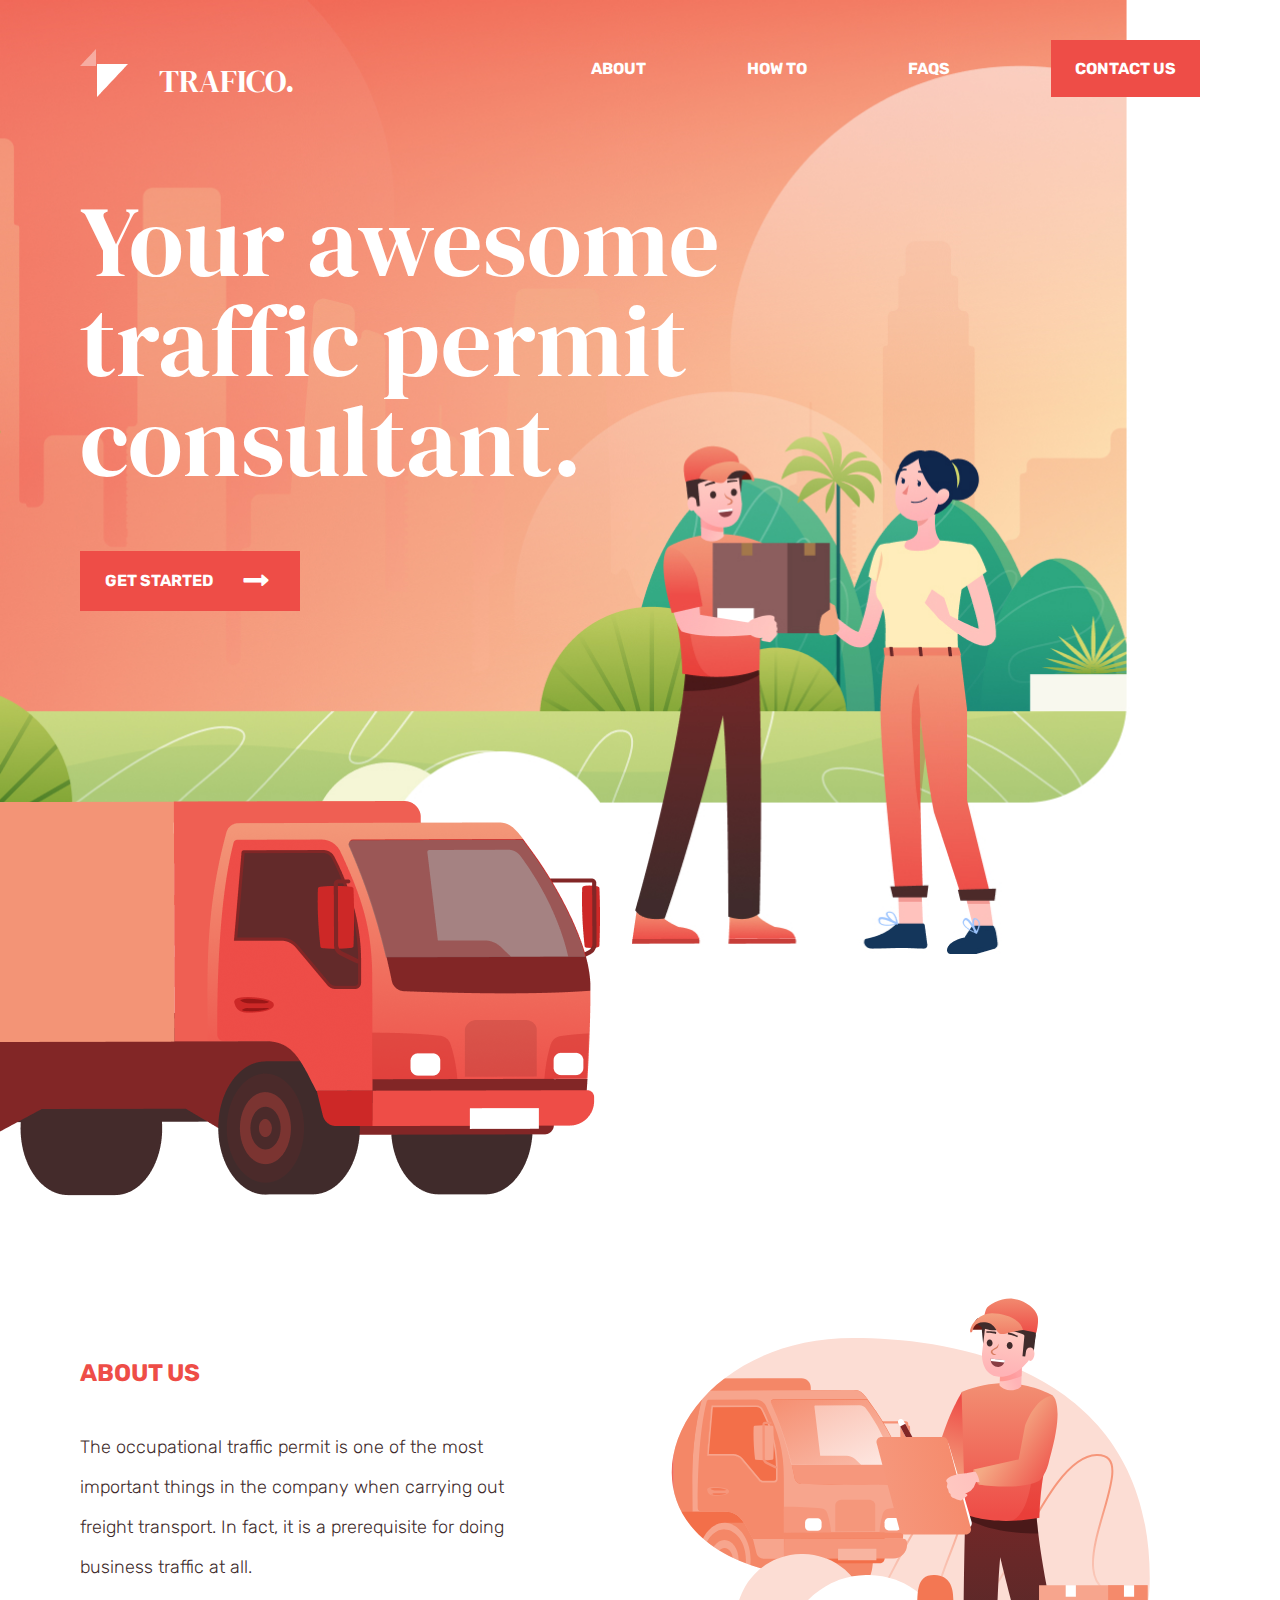
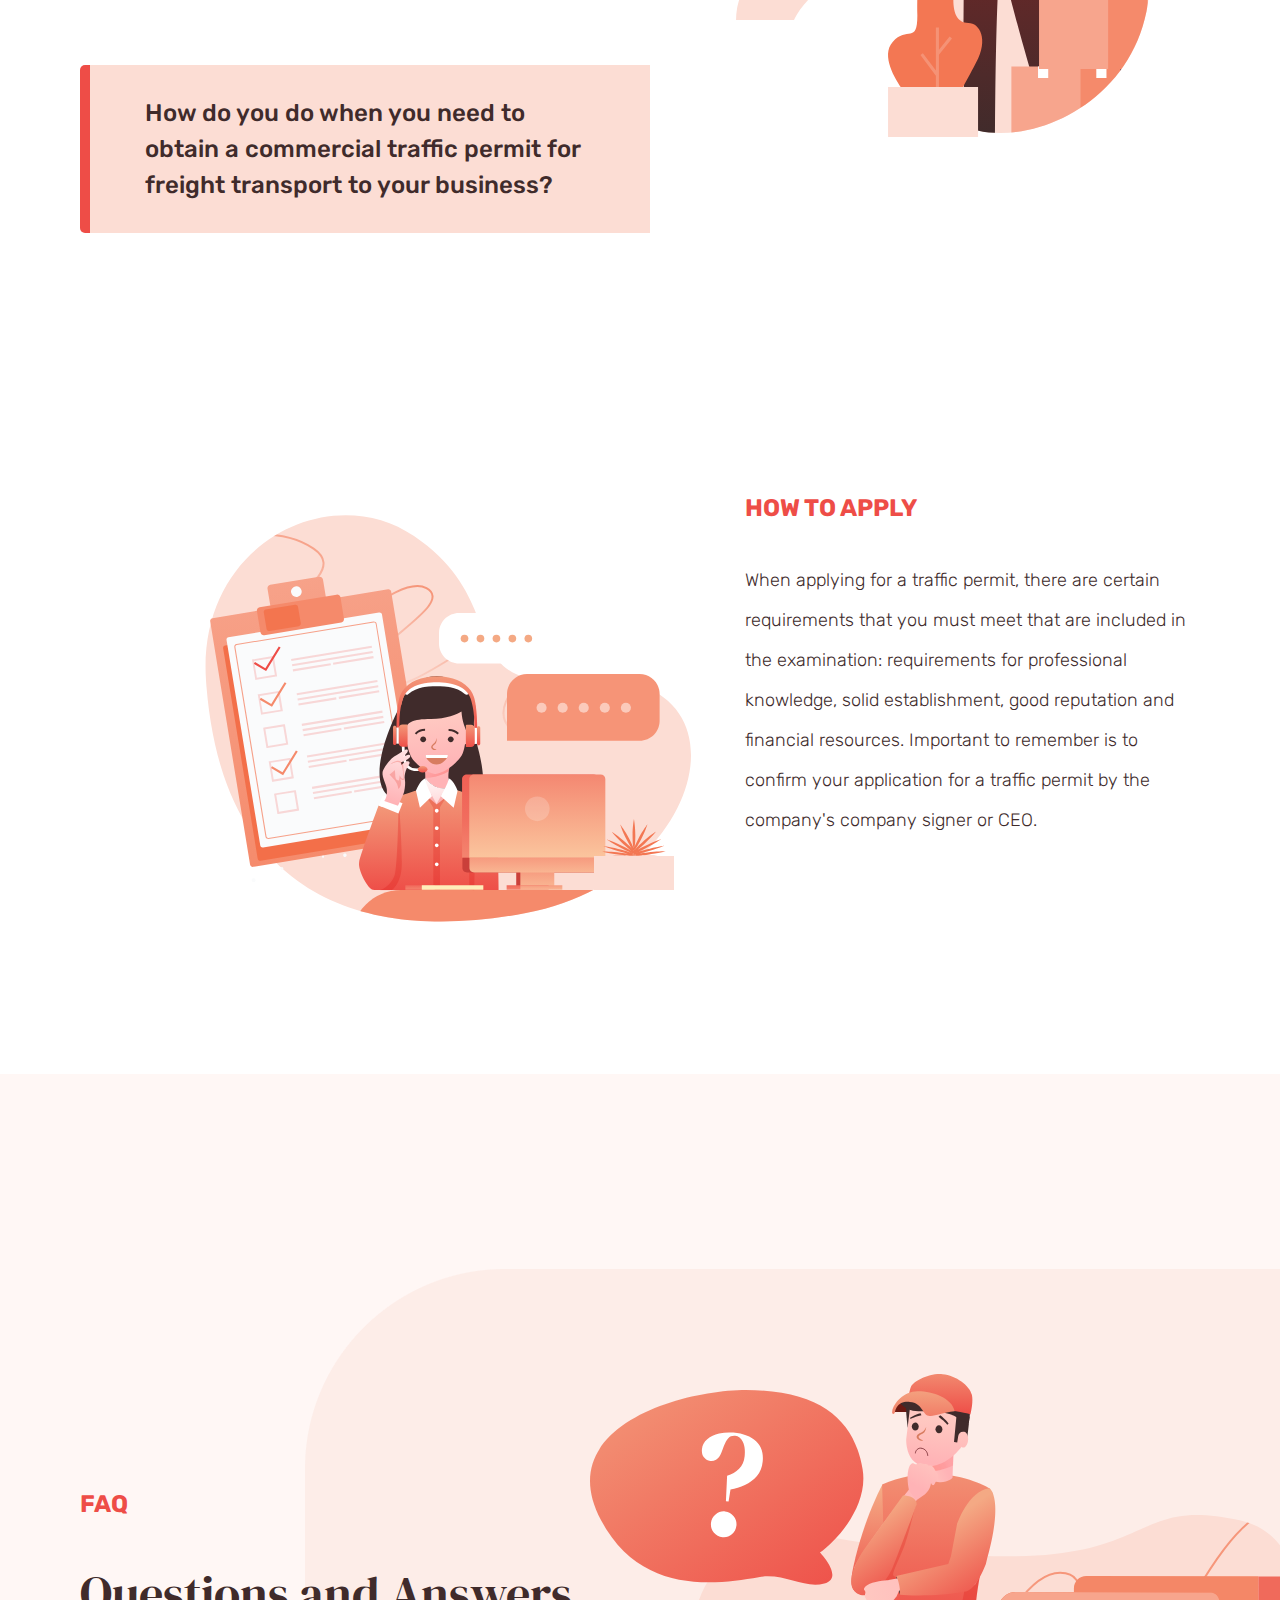
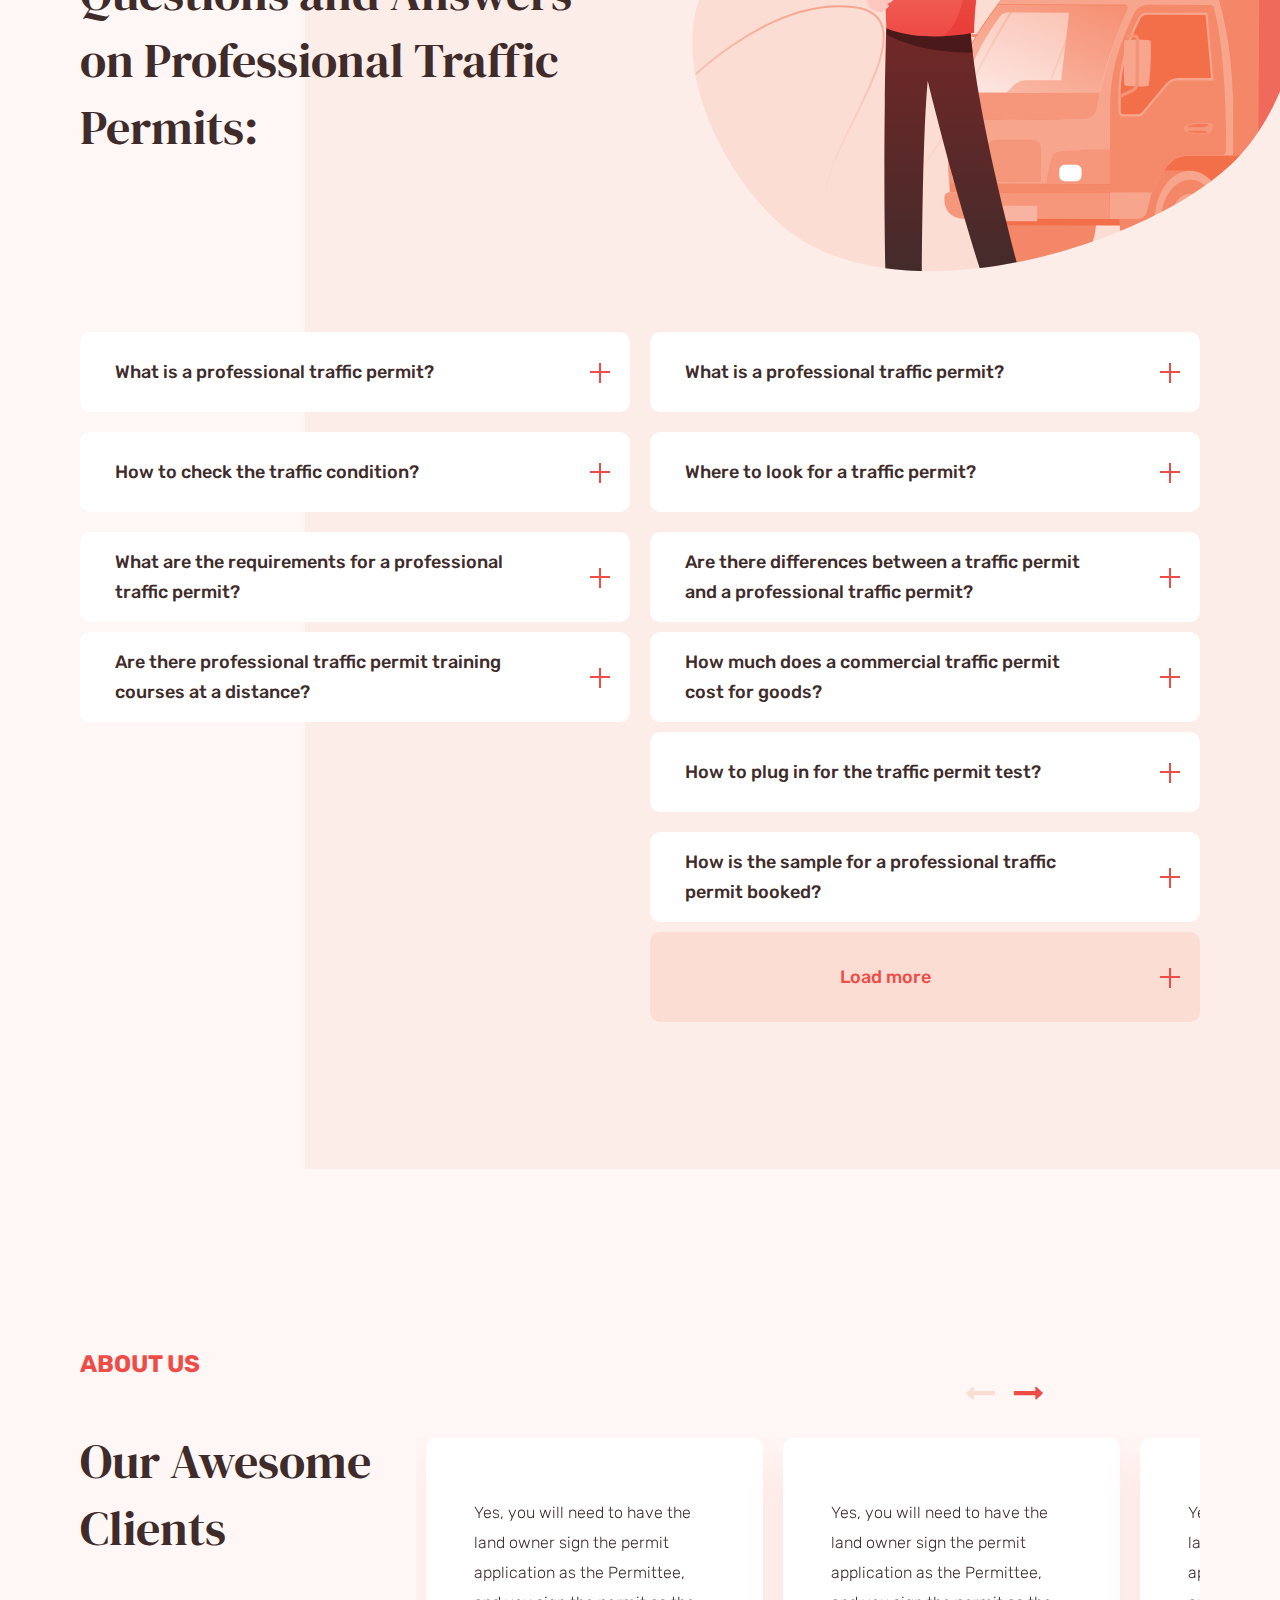
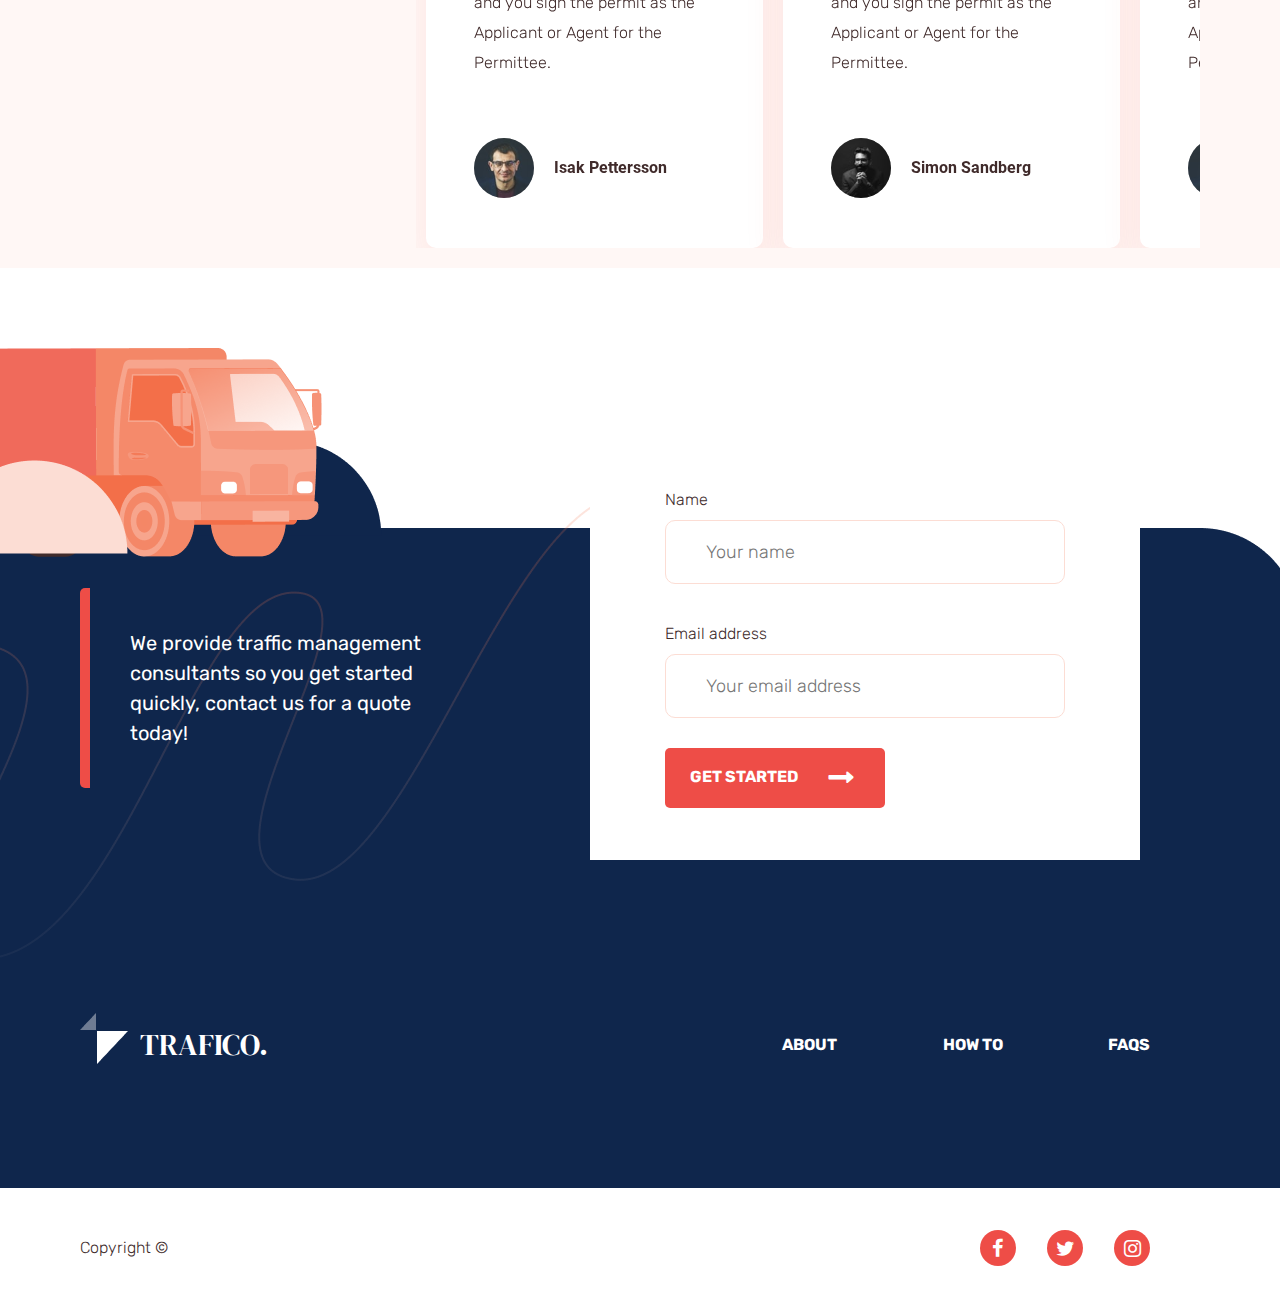
<file: index.html>
<!DOCTYPE html>
<html lang="en">

<head>
    <meta charset="UTF-8">
    <meta http-equiv="X-UA-Compatible" content="IE=edge">
    <meta name="viewport" content="width=device-width, initial-scale=1.0">
    <title>Trafico</title>
    <link rel="stylesheet" href="./css/normalize.css">
    <link rel="stylesheet" href="./library/slick-1.8.1/slick/slick.css">
    <link rel="stylesheet" href="./icomoon/style.css">
    <link rel="stylesheet" href="./css/style.css">
    
</head>

<body>
    <header class="header">
        <div class="header__car">

        </div>
        <div class="container">
            <div class="header__inner">
                <div class="header__top">
                    <div class="logo">
                        <span><img src="./img/logoshape1.png" alt="shape"></span>
                        <span><img src="./img/logoshape2.png" alt="shape"></span>
                        <a class="logo__link" href="">Trafico.</a>
                    </div>
                    <div class="menu">
                        <ul class="menu__items">
                            <li class="menu__item"><a class="menu__link" href="#">About</a></li>
                            <li class="menu__item"><a class="menu__link" href="#">How to</a></li>
                            <li class="menu__item"><a class="menu__link" href="#">Faqs</a></li>
                            <li class="menu__item"><a class="menu__link" href="#">Contact us</a></li>
                        </ul>
                    </div>
                </div>
                <div class="header__content">
                    <div class="header__content-title">
                        <p>Your awesome traffic permit consultant.</p>
                    </div>
                    <button class="header__content-btn">
                        Get started
                    </button>
                </div>
            </div>
        </div>
    </header>

   <main>
        <section class="about">
            <div class="container">
                <div class="about__inner">
                    <div class="about__content">
                        <div class="about__content-title">
                            About us
                        </div>
                        <div class="about__content-text">
                            <p>The occupational traffic permit is one of the most important things in the company when
                                carrying out freight transport. In fact, it is a prerequisite for doing business traffic at
                                all. </p>
                        </div>
                        <div class="about__content-note">
                            <p>How do you do when you need to obtain
                                a commercial traffic permit for freight transport to your business?</p>
                        </div>
                    </div>
                </div>
            </div>
        </section>
        <section class="apply">
            <div class="container">
                <div class="apply__inner">
                    <div class="apply__content">
                        <div class="apply__content-title">
                            How to apply
                        </div>
                        <div class="apply__content-text">
                            <p>When applying for a traffic permit, there are certain requirements that you must meet that
                                are included in the examination: requirements for professional knowledge, solid
                                establishment, good reputation and financial resources. Important to remember is to confirm
                                your application for a traffic permit by the company's company signer or CEO.</p>
                        </div>
                    </div>
                </div>
            </div>
        </section>
        <section class="faq">
            <div class="container">
                <div class="faq__inner">
                    <div class="faq__title">
                        Faq
                    </div>
                    <div class="faq__subtitle">
                        Questions and Answers on Professional Traffic Permits:
                    </div>
                    <div class="faq__content">
                        <div class="faq-left">
                            <div class="faq-left__item">
                                <input class="faq-left__input" type="checkbox" id="check-1">
                                <label class="faq-left__label p-25" for="check-1">
                                    What is a professional traffic permit?
                                </label>
                                <div class="faq-left__text">
                                    <p>Traffic permits are a requirement for conducting professional traffic.</p>
                                </div>
                            </div>
                            <div class="faq-left__item">
                                <input class="faq-left__input" type="checkbox" id="check-2">
                                <label class="faq-left__label p-25" for="check-2">
                                    How to check the traffic condition?
                                </label>
                                <div class="faq-left__text">
                                    <p>Traffic permits are a requirement for conducting professional traffic.</p>
                                </div>
                            </div>
                            <div class="faq-left__item">
                                <input class="faq-left__input" type="checkbox" id="check-3">
                                <label class="faq-left__label p-15" for="check-3">
                                    What are the requirements for a professional traffic permit?
                                </label>
                                <div class="faq-left__text">
                                    <p>Traffic permits are a requirement for conducting professional traffic.</p>
                                </div>
                            </div>
                            <div class="faq-left__item">
                                <input class="faq-left__input" type="checkbox" id="check-4">
                                <label class="faq-left__label p-15" for="check-4">
                                    Are there professional traffic permit training courses at a distance?
                                </label>
                                <div class="faq-left__text">
                                    <p>Traffic permits are a requirement for conducting professional traffic.</p>
                                </div>
                            </div>
                        </div>

                        <div class="faq-right">
                            <div class="faq-right__item">
                                <input class="faq-right__input" type="checkbox" id="check-5">
                                <label class="faq-right__label p-25" for="check-5">
                                    What is a professional traffic permit?
                                </label>
                                <div class="faq-right__text">
                                    <p>Traffic permits are a requirement for conducting professional traffic.</p>
                                </div>
                            </div>
                            <div class="faq-right__item">
                                <input class="faq-right__input" type="checkbox" id="check-6">
                                <label class="faq-right__label p-25" for="check-6">
                                    Where to look for a traffic permit?
                                </label>
                                <div class="faq-right__text">
                                    <p>Traffic permits are a requirement for conducting professional traffic.</p>
                                </div>
                            </div>
                            <div class="faq-right__item">
                                <input class="faq-right__input" type="checkbox" id="check-7">
                                <label class="faq-right__label p-15" for="check-7">
                                    Are there differences between a traffic permit and a professional traffic permit?
                                </label>
                                <div class="faq-right__text">
                                    <p>Traffic permits are a requirement for conducting professional traffic.</p>
                                </div>
                            </div>
                            <div class="faq-right__item">
                                <input class="faq-right__input" type="checkbox" id="check-8">
                                <label class="faq-right__label p-15" for="check-8">
                                    How much does a commercial traffic permit cost for goods?
                                </label>
                                <div class="faq-right__text">
                                    <p>Traffic permits are a requirement for conducting professional traffic.</p>
                                </div>
                            </div>
                            <div class="faq-right__item">
                                <input class="faq-right__input" type="checkbox" id="check-9">
                                <label class="faq-right__label p-25" for="check-9">
                                    How to plug in for the traffic permit test?
                                </label>
                                <div class="faq-right__text">
                                    <p>Traffic permits are a requirement for conducting professional traffic.</p>
                                </div>
                            </div>
                            <div class="faq-right__item">
                                <input class="faq-right__input" type="checkbox" id="check-10">
                                <label class="faq-right__label p-15" for="check-10">
                                    How is the sample for a professional traffic permit booked?
                                </label>
                                <div class="faq-right__text">
                                    <p>Traffic permits are a requirement for conducting professional traffic.</p>
                                </div>
                            </div>
                            <div class="faq-right__item">
                                <input class="faq-right__input" type="checkbox" id="check-11">
                                <label class="faq-right__label p-30" for="check-11">
                                    Load more
                                </label>
                                <div class="faq-right__text">
                                    <p>Traffic permits are a requirement for conducting professional traffic.</p>
                                </div>
                            </div>
                        </div>
                    </div>
                </div>
            </div>
        </section>
        <section class="clients">
            <div class="container">
                <div class="clients__inner">
                    <div class="clients__header">
                        <div class="clients__header-title">
                            About us
                        </div>
                        <div class="clients__header-subtitle">
                            Our awesome clients
                        </div>
                    </div>
                    <div class="clients__slider">
                        <div class="clients__slider-item">
                            <div class="clients__slider-text">
                                <p>Yes, you will need to have the land owner sign the permit application as the Permittee,
                                    and
                                    you sign the permit as the Applicant or Agent for the Permittee.</p>
                            </div>
                            <div class="clients__slider-person">
                                <img src="./img/person1.svg" alt="person">
                                <div class="clients__slider-name">
                                    Isak Pettersson
                                </div>
                            </div>
                        </div>

                        <div class="clients__slider-item">
                            <div class="clients__slider-text">
                                <p>Yes, you will need to have the land owner sign the permit application as the Permittee,
                                    and
                                    you sign the permit as the Applicant or Agent for the Permittee.</p>
                            </div>
                            <div class="clients__slider-person">
                                <img src="./img/person2.svg" alt="person">
                                <div class="clients__slider-name">
                                    Simon Sandberg
                                </div>
                            </div>
                        </div>

                        <div class="clients__slider-item">
                            <div class="clients__slider-text">
                                <p>Yes, you will need to have the land owner sign the permit application as the Permittee,
                                    and
                                    you sign the permit as the Applicant or Agent for the Permittee.</p>
                            </div>
                            <div class="clients__slider-person">
                                <img src="./img/person1.svg" alt="person">
                                <div class="clients__slider-name">
                                    Isak Pettersson
                                </div>
                            </div>
                        </div>
                        
                        <div class="clients__slider-item">
                            <div class="clients__slider-text">
                                <p>Yes, you will need to have the land owner sign the permit application as the Permittee,
                                    and
                                    you sign the permit as the Applicant or Agent for the Permittee.</p>
                            </div>
                            <div class="clients__slider-person">
                                <img src="./img/person2.svg" alt="person">
                                <div class="clients__slider-name">
                                    Simon Sandberg
                                </div>
                            </div>
                        </div>
                    </div>
                </div>
            </div>
        </section>
   </main>

    <footer class="footer">
        <div class="container">
            <div class="footer__inner">
                <div class="footer-top">
                    <div class="footer-top__text">
                        <p>We provide traffic management consultants so you get started quickly, contact us for a quote
                            today!</p>
                    </div>
                    <form class="form">

                        <div class="login">
                            <label class="login__label" for="person-name">Name</label>
                            <input class="login__input" type="text" id="person-name" placeholder="Your name">

                        </div>
                        <div class="email">
                            <label class="email__label" for="person-email">Email address</label>
                            <input class="email__input" type="email" id="person-email" placeholder="Your email address">
                        </div>

                        <button class="button">
                            Get started
                        </button>
                    </form>
                </div>
                <div class="footer-middle">
                    <div class="footer-logo">
                        <span><img src="./img/logoshape1.png" alt="shape"></span>
                        <span><img src="./img/logoshape2.png" alt="shape"></span>
                        <a class="footer-logo__link" href="#">Trafico.</a>
                    </div>
                    <div class="footer-menu">
                        <ul class="footer-menu__items">
                            <li class="footer-menu__item"><a class="footer-menu__link" href="#">About</a></li>
                            <li class="footer-menu__item"><a class="footer-menu__link" href="#">How to</a></li>
                            <li class="footer-menu__item"><a class="footer-menu__link" href="#">Faqs</a></li>
                        </ul>
                    </div>
                </div>
                <div class="footer-bottom">
                    <div class="footer-auth">
                        Copyright &copy;
                    </div>
                    <div class="footer-social">
                        <ul class="footer-social__items">
                            <li class="footer-social__item"><a class="footer-social__link" href="#"><span class="icon-facebook"></span></a></li>
                            <li class="footer-social__item"><a class="footer-social__link" href="#"><span class="icon-twitter"></span></a></li>
                            <li class="footer-social__item"><a class="footer-social__link" href="#"><span class="icon-instagram1"></span></a></li>
                        </ul>
                    </div>
                </div>
            </div>
        </div>
    </footer>

    <script src="./js/jquery-3.6.0.min.js"></script>
    <script src="./js/jquery-migrate-1.4.1.min.js"></script>
    <script src="./js/slick.min.js"></script>
    <script src="./js/script.js"></script>
</body>

</html>
</file>
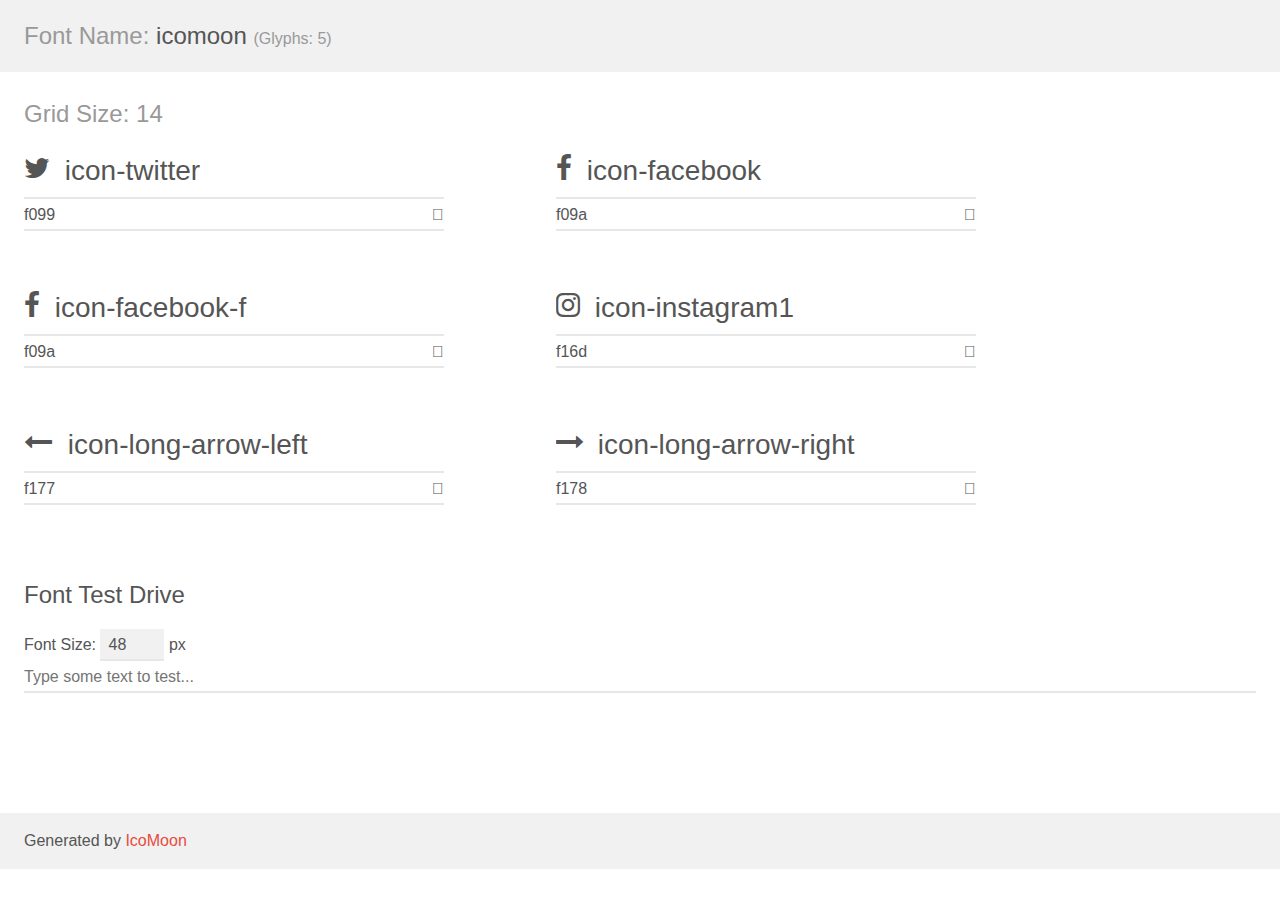
<file: icomoon/demo.html>
<!doctype html>
<html>
<head>
    <meta charset="utf-8">
    <title>IcoMoon Demo</title>
    <meta name="description" content="An Icon Font Generated By IcoMoon.io">
    <meta name="viewport" content="width=device-width, initial-scale=1">
    <link rel="stylesheet" href="demo-files/demo.css">
    <link rel="stylesheet" href="style.css"></head>
<body>
    <div class="bgc1 clearfix">
        <h1 class="mhmm mvm"><span class="fgc1">Font Name:</span> icomoon <small class="fgc1">(Glyphs:&nbsp;5)</small></h1>
    </div>
    <div class="clearfix mhl ptl">
        <h1 class="mvm mtn fgc1">Grid Size: 14</h1>
        <div class="glyph fs1">
            <div class="clearfix bshadow0 pbs">
                <span class="icon-twitter"></span>
                <span class="mls"> icon-twitter</span>
            </div>
            <fieldset class="fs0 size1of1 clearfix hidden-false">
                <input type="text" readonly value="f099" class="unit size1of2" />
                <input type="text" maxlength="1" readonly value="&#xf099;" class="unitRight size1of2 talign-right" />
            </fieldset>
            <div class="fs0 bshadow0 clearfix hidden-true">
                <span class="unit pvs fgc1">liga: </span>
                <input type="text" readonly value="" class="liga unitRight" />
            </div>
        </div>
        <div class="glyph fs1">
            <div class="clearfix bshadow0 pbs">
                <span class="icon-facebook"></span>
                <span class="mls"> icon-facebook</span>
            </div>
            <fieldset class="fs0 size1of1 clearfix hidden-false">
                <input type="text" readonly value="f09a" class="unit size1of2" />
                <input type="text" maxlength="1" readonly value="&#xf09a;" class="unitRight size1of2 talign-right" />
            </fieldset>
            <div class="fs0 bshadow0 clearfix hidden-true">
                <span class="unit pvs fgc1">liga: </span>
                <input type="text" readonly value="" class="liga unitRight" />
            </div>
        </div>
        <div class="glyph fs1">
            <div class="clearfix bshadow0 pbs">
                <span class="icon-facebook-f"></span>
                <span class="mls"> icon-facebook-f</span>
            </div>
            <fieldset class="fs0 size1of1 clearfix hidden-false">
                <input type="text" readonly value="f09a" class="unit size1of2" />
                <input type="text" maxlength="1" readonly value="&#xf09a;" class="unitRight size1of2 talign-right" />
            </fieldset>
            <div class="fs0 bshadow0 clearfix hidden-true">
                <span class="unit pvs fgc1">liga: </span>
                <input type="text" readonly value="" class="liga unitRight" />
            </div>
        </div>
        <div class="glyph fs1">
            <div class="clearfix bshadow0 pbs">
                <span class="icon-instagram1"></span>
                <span class="mls"> icon-instagram1</span>
            </div>
            <fieldset class="fs0 size1of1 clearfix hidden-false">
                <input type="text" readonly value="f16d" class="unit size1of2" />
                <input type="text" maxlength="1" readonly value="&#xf16d;" class="unitRight size1of2 talign-right" />
            </fieldset>
            <div class="fs0 bshadow0 clearfix hidden-true">
                <span class="unit pvs fgc1">liga: </span>
                <input type="text" readonly value="" class="liga unitRight" />
            </div>
        </div>
        <div class="glyph fs1">
            <div class="clearfix bshadow0 pbs">
                <span class="icon-long-arrow-left"></span>
                <span class="mls"> icon-long-arrow-left</span>
            </div>
            <fieldset class="fs0 size1of1 clearfix hidden-false">
                <input type="text" readonly value="f177" class="unit size1of2" />
                <input type="text" maxlength="1" readonly value="&#xf177;" class="unitRight size1of2 talign-right" />
            </fieldset>
            <div class="fs0 bshadow0 clearfix hidden-true">
                <span class="unit pvs fgc1">liga: </span>
                <input type="text" readonly value="" class="liga unitRight" />
            </div>
        </div>
        <div class="glyph fs1">
            <div class="clearfix bshadow0 pbs">
                <span class="icon-long-arrow-right"></span>
                <span class="mls"> icon-long-arrow-right</span>
            </div>
            <fieldset class="fs0 size1of1 clearfix hidden-false">
                <input type="text" readonly value="f178" class="unit size1of2" />
                <input type="text" maxlength="1" readonly value="&#xf178;" class="unitRight size1of2 talign-right" />
            </fieldset>
            <div class="fs0 bshadow0 clearfix hidden-true">
                <span class="unit pvs fgc1">liga: </span>
                <input type="text" readonly value="" class="liga unitRight" />
            </div>
        </div>
    </div>

    <!--[if gt IE 8]><!-->
    <div class="mhl clearfix mbl">
        <h1>Font Test Drive</h1>
        <label>
            Font Size: <input id="fontSize" type="number" class="textbox0 mbm"
            min="8" value="48" />
            px
        </label>
        <input id="testText" type="text" class="phl size1of1 mvl"
        placeholder="Type some text to test..." value=""/>
        <div id="testDrive" class="icon-" style="font-family: icomoon">&nbsp;
        </div>
    </div>
    <!--<![endif]-->
    <div class="bgc1 clearfix">
        <p class="mhl">Generated by <a href="https://icomoon.io/app">IcoMoon</a></p>
    </div>

    <script src="demo-files/demo.js"></script>
</body>
</html>
</file>
<file: icomoon/style.css>
@font-face {
  font-family: 'icomoon';
  src:  url('fonts/icomoon.eot?iyj0o0');
  src:  url('fonts/icomoon.eot?iyj0o0#iefix') format('embedded-opentype'),
    url('fonts/icomoon.ttf?iyj0o0') format('truetype'),
    url('fonts/icomoon.woff?iyj0o0') format('woff'),
    url('fonts/icomoon.svg?iyj0o0#icomoon') format('svg');
  font-weight: normal;
  font-style: normal;
  font-display: block;
}

[class^="icon-"], [class*=" icon-"] {
  /* use !important to prevent issues with browser extensions that change fonts */
  font-family: 'icomoon' !important;
  speak: never;
  font-style: normal;
  font-weight: normal;
  font-variant: normal;
  text-transform: none;
  line-height: 1;

  /* Better Font Rendering =========== */
  -webkit-font-smoothing: antialiased;
  -moz-osx-font-smoothing: grayscale;
}

.icon-twitter:before {
  content: "\f099";
}
.icon-facebook:before {
  content: "\f09a";
}
.icon-facebook-f:before {
  content: "\f09a";
}
.icon-instagram1:before {
  content: "\f16d";
}
.icon-long-arrow-left:before {
  content: "\f177";
}
.icon-long-arrow-right:before {
  content: "\f178";
}
</file>
<file: css/style.css>
* {
  padding: 0;
  margin: 0;
  border: 0;
}

*,
*::before,
*::after {
  -webkit-box-sizing: border-box;
  box-sizing: border-box;
}

:focus,
:active {
  outline: none;
}

a:focus,
a:active {
  outline: none;
}

nav,
footer,
header,
aside {
  display: block;
}

html,
body {
  height: 100%;
  width: 100%;
  font-size: 100%;
  line-height: 1;
  font-size: 14px;
  -ms-text-size-adjust: 100%;
  -moz-text-size-adjust: 100%;
  -webkit-text-size-adjust: 100%;
}

input,
button,
textarea {
  font-family: inherit;
}

input::-ms-clear {
  display: none;
}

button {
  cursor: pointer;
}

button::-moz-focus-inner {
  padding: 0;
  border: 0;
}

a,
a:visited {
  text-decoration: none;
}

a:hover {
  text-decoration: none;
}

ul li {
  list-style: none;
}

img {
  vertical-align: top;
}

h1,
h2,
h3,
h4,
h5,
h6 {
  font-size: inherit;
  font-weight: inherit;
}

@font-face {
  font-family: "Rubik-Light";
  src: url(../fonts/Rubik/static/Rubik-Light.ttf);
  font-weight: 300;
  font-style: normal;
}
@font-face {
  font-family: "Rubik-Regular";
  src: url(../fonts/Rubik/static/Rubik-Regular.ttf);
  font-weight: 400;
  font-style: normal;
}
@font-face {
  font-family: "Rubik-Medium";
  src: url(../fonts/Rubik/static/Rubik-Medium.ttf);
  font-weight: 500;
  font-style: normal;
}
@font-face {
  font-family: "Rubik-Bold";
  src: url(../fonts/Rubik/static/Rubik-Bold.ttf);
  font-weight: 700;
  font-style: normal;
}
@font-face {
  font-family: "DMSerifDisplay-Regular";
  src: url(../fonts/DM_Serif_Display/DMSerifDisplay-Regular.ttf);
  font-weight: 400;
  font-style: normal;
}
@font-face {
  font-family: "Roboto-Bold";
  src: url(../fonts/Roboto/Roboto-Bold.ttf);
  font-weight: 700;
  font-style: normal;
}
.container {
  max-width: 1120px;
  margin: 0 auto;
}

.header {
  min-height: 954px;
  margin-bottom: 224px;
  background-repeat: no-repeat;
  background-image: url(../img/scene.jpg);
  background-size: cover;
  background-position: center;
  position: relative;
}
.header__car {
  min-width: 600px;
  min-height: 395px;
  background-image: url(../img/mobel.png);
  background-repeat: no-repeat;
  position: absolute;
  top: 84%;
  left: 0;
}

.header__inner {
  display: -webkit-box;
  display: -ms-flexbox;
  display: flex;
  -webkit-box-orient: vertical;
  -webkit-box-direction: normal;
      -ms-flex-direction: column;
          flex-direction: column;
  -webkit-box-pack: start;
      -ms-flex-pack: start;
          justify-content: flex-start;
  -webkit-box-align: stretch;
      -ms-flex-align: stretch;
          align-items: stretch;
  gap: 94px;
}

.header__top {
  display: -webkit-box;
  display: -ms-flexbox;
  display: flex;
  -webkit-box-orient: horizontal;
  -webkit-box-direction: normal;
      -ms-flex-direction: row;
          flex-direction: row;
  -webkit-box-pack: justify;
      -ms-flex-pack: justify;
          justify-content: space-between;
  -webkit-box-align: stretch;
      -ms-flex-align: stretch;
          align-items: stretch;
  gap: 0px;
  padding-top: 40px;
  position: relative;
}
.header__top .logo {
  -ms-flex-item-align: end;
      align-self: flex-end;
  margin-left: 59px;
}
.header__top .logo span:nth-child(1) {
  position: absolute;
  top: 50%;
  left: 0;
}
.header__top .logo span:nth-child(2) {
  position: absolute;
  left: 1.5%;
  bottom: 0;
}
.header__top .logo__link {
  font-size: 32px;
  font-family: "DMSerifDisplay-Regular", sans-serif;
  font-weight: 400;
  color: #fff;
  text-transform: uppercase;
  padding-left: 20px;
}
.header__top .menu {
  min-width: 609px;
}
.header__top .menu__items {
  display: -webkit-box;
  display: -ms-flexbox;
  display: flex;
  -webkit-box-orient: horizontal;
  -webkit-box-direction: normal;
      -ms-flex-direction: row;
          flex-direction: row;
  -webkit-box-pack: justify;
      -ms-flex-pack: justify;
          justify-content: space-between;
  -webkit-box-align: center;
      -ms-flex-align: center;
          align-items: center;
  gap: 0px;
}
.header__top .menu__link {
  font-size: 16px;
  font-family: "Rubik-Bold", sans-serif;
  font-weight: 700;
  color: #fff;
  text-transform: uppercase;
}
.header__top .menu__item:nth-child(4) {
  background-color: #EE4D47;
  padding: 21px 24px 20px;
}

.header__content {
  display: -webkit-box;
  display: -ms-flexbox;
  display: flex;
  -webkit-box-orient: vertical;
  -webkit-box-direction: normal;
      -ms-flex-direction: column;
          flex-direction: column;
  -webkit-box-pack: start;
      -ms-flex-pack: start;
          justify-content: flex-start;
  -webkit-box-align: stretch;
      -ms-flex-align: stretch;
          align-items: stretch;
  gap: 60px;
}
.header__content-title {
  font-size: 100px;
  font-family: "DMSerifDisplay-Regular", sans-serif;
  font-weight: 400;
  color: #fff;
  text-transform: none;
  max-width: 741px;
}
.header__content-btn {
  font-size: 16px;
  font-family: "Rubik-Bold", sans-serif;
  font-weight: 700;
  color: #fff;
  text-transform: uppercase;
  background-color: #EE4D47;
  padding-left: 25px;
  text-align: left;
  min-width: 220px;
  min-height: 60px;
  -ms-flex-item-align: start;
      align-self: flex-start;
  position: relative;
}
.header__content-btn::after {
  content: "\f178";
  font-family: "icomoon";
  font-size: 25px;
  position: absolute;
  top: 50%;
  right: 20px;
  -webkit-transform: translate(-50%, -50%);
          transform: translate(-50%, -50%);
}

.about {
  padding: 107px 0 160px;
}

.about__inner {
  min-height: 550px;
  background-image: url(../img/about.svg);
  background-repeat: no-repeat;
  background-position: 100% 0%;
}

.about__content {
  display: -webkit-box;
  display: -ms-flexbox;
  display: flex;
  -webkit-box-orient: vertical;
  -webkit-box-direction: normal;
      -ms-flex-direction: column;
          flex-direction: column;
  -webkit-box-pack: start;
      -ms-flex-pack: start;
          justify-content: flex-start;
  -webkit-box-align: stretch;
      -ms-flex-align: stretch;
          align-items: stretch;
  gap: 0px;
}
.about__content-title {
  font-size: 24px;
  font-family: "Rubik-Bold", sans-serif;
  font-weight: 700;
  color: #EE4D47;
  text-transform: uppercase;
  margin-top: 76px;
}
.about__content-text {
  font-size: 18px;
  font-family: "Rubik-Light", sans-serif;
  font-weight: 300;
  color: #402B2B;
  text-transform: none;
  line-height: 40px;
  max-width: 470px;
  margin-top: 42px;
}
.about__content-note {
  font-size: 24px;
  font-family: "Rubik-Medium", sans-serif;
  font-weight: 500;
  color: #402B2B;
  text-transform: none;
  max-width: 570px;
  padding: 30px 55px;
  line-height: 36px;
  background: #FCDDD4;
  border-left: 10px solid #EE4D47;
  border-radius: 5px 0 0 5px;
  margin-top: 78px;
}

.apply__inner {
  min-height: 679px;
  background-image: url(../img/apply.svg);
  background-repeat: no-repeat;
  background-position: 0% 100%;
  display: -webkit-box;
  display: -ms-flexbox;
  display: flex;
  -webkit-box-orient: horizontal;
  -webkit-box-direction: normal;
      -ms-flex-direction: row;
          flex-direction: row;
  -webkit-box-pack: end;
      -ms-flex-pack: end;
          justify-content: flex-end;
  -webkit-box-align: stretch;
      -ms-flex-align: stretch;
          align-items: stretch;
  gap: 0px;
}

.apply__content {
  margin-top: 101px;
  display: -webkit-box;
  display: -ms-flexbox;
  display: flex;
  -webkit-box-orient: vertical;
  -webkit-box-direction: normal;
      -ms-flex-direction: column;
          flex-direction: column;
  -webkit-box-pack: start;
      -ms-flex-pack: start;
          justify-content: flex-start;
  -webkit-box-align: stretch;
      -ms-flex-align: stretch;
          align-items: stretch;
  gap: 40px;
}
.apply__content-title {
  font-size: 24px;
  font-family: "Rubik-Bold", sans-serif;
  font-weight: 700;
  color: #EE4D47;
  text-transform: uppercase;
}
.apply__content-text {
  font-size: 18px;
  font-family: "Rubik-Light", sans-serif;
  font-weight: 300;
  color: #402B2B;
  text-transform: none;
  line-height: 40px;
  max-width: 455px;
}

.faq {
  padding: 194px 0 177px;
  background-image: url(../img/faq-person.svg), url(../img/faq-bg.png);
  background-repeat: no-repeat;
  background-position: 590px 300px, 305px 195px;
  background-color: #FFF7F5;
}

.faq__inner {
  padding: 224px 0 145px;
}

.faq__title {
  font-size: 24px;
  font-family: "Rubik-Bold", sans-serif;
  font-weight: 700;
  color: #EE4D47;
  text-transform: uppercase;
}

.faq__subtitle {
  font-size: 48px;
  font-family: "DMSerifDisplay-Regular", sans-serif;
  font-weight: 400;
  color: #402B2B;
  text-transform: none;
  max-width: 550px;
  line-height: 140%;
  margin-top: 44px;
}

.faq__content {
  margin-top: 170px;
  display: -webkit-box;
  display: -ms-flexbox;
  display: flex;
  -webkit-box-orient: horizontal;
  -webkit-box-direction: normal;
      -ms-flex-direction: row;
          flex-direction: row;
  -webkit-box-pack: start;
      -ms-flex-pack: start;
          justify-content: flex-start;
  -webkit-box-align: start;
      -ms-flex-align: start;
          align-items: flex-start;
  gap: 20px;
}

.faq-left {
  display: -webkit-box;
  display: -ms-flexbox;
  display: flex;
  -webkit-box-orient: vertical;
  -webkit-box-direction: normal;
      -ms-flex-direction: column;
          flex-direction: column;
  -webkit-box-pack: start;
      -ms-flex-pack: start;
          justify-content: flex-start;
  -webkit-box-align: stretch;
      -ms-flex-align: stretch;
          align-items: stretch;
  gap: 10px;
}
.faq-left__item {
  max-width: 550px;
  min-height: 90px;
  display: -webkit-box;
  display: -ms-flexbox;
  display: flex;
  -webkit-box-orient: vertical;
  -webkit-box-direction: normal;
      -ms-flex-direction: column;
          flex-direction: column;
  -webkit-box-pack: start;
      -ms-flex-pack: start;
          justify-content: flex-start;
  -webkit-box-align: stretch;
      -ms-flex-align: stretch;
          align-items: stretch;
  gap: 0px;
}
.faq-left__label {
  font-size: 18px;
  font-family: "Rubik-Medium", sans-serif;
  font-weight: 500;
  color: #402B2B;
  text-transform: none;
  line-height: 30px;
  cursor: pointer;
  background-color: #fff;
  padding-left: 35px;
  padding-right: 115px;
  border-radius: 10px;
  position: relative;
}
.faq-left__label::before {
  content: "";
  width: 20px;
  height: 2px;
  background-color: #EE4D47;
  position: absolute;
  top: 50%;
  right: 20px;
  -webkit-transform: translateY(-50%);
          transform: translateY(-50%);
  -webkit-transform: rotate(90deg);
          transform: rotate(90deg);
}
.faq-left__label::after {
  content: "";
  width: 20px;
  height: 2px;
  background-color: #EE4D47;
  position: absolute;
  top: 50%;
  right: 20px;
  -webkit-transform: translateY(-50%);
          transform: translateY(-50%);
}
.faq-left__text {
  font-size: 18px;
  font-family: "Rubik-Light", sans-serif;
  font-weight: 300;
  color: #402B2B;
  text-transform: none;
  background-color: #FFF7F5;
  overflow: hidden;
  -webkit-transition: all 0.5s;
  transition: all 0.5s;
  height: 0;
  padding: 0px 35px;
}

.faq-left__input:checked + .faq-left__label::before {
  -webkit-transform: rotate(0deg);
          transform: rotate(0deg);
  -webkit-transition: -webkit-transform 0.5s;
  transition: -webkit-transform 0.5s;
  transition: transform 0.5s;
  transition: transform 0.5s, -webkit-transform 0.5s;
}

.faq-left__input:not(checked) + .faq-left__label::before {
  -webkit-transition: all 0.5s;
  transition: all 0.5s;
}

.faq-left__input:checked ~ .faq-left__text {
  height: auto;
  padding: 40px 35px 60px;
}

.faq-right {
  display: -webkit-box;
  display: -ms-flexbox;
  display: flex;
  -webkit-box-orient: vertical;
  -webkit-box-direction: normal;
      -ms-flex-direction: column;
          flex-direction: column;
  -webkit-box-pack: start;
      -ms-flex-pack: start;
          justify-content: flex-start;
  -webkit-box-align: stretch;
      -ms-flex-align: stretch;
          align-items: stretch;
  gap: 10px;
}
.faq-right__item {
  max-width: 550px;
  min-height: 90px;
  display: -webkit-box;
  display: -ms-flexbox;
  display: flex;
  -webkit-box-orient: vertical;
  -webkit-box-direction: normal;
      -ms-flex-direction: column;
          flex-direction: column;
  -webkit-box-pack: start;
      -ms-flex-pack: start;
          justify-content: flex-start;
  -webkit-box-align: stretch;
      -ms-flex-align: stretch;
          align-items: stretch;
  gap: 0px;
}
.faq-right__label {
  font-size: 18px;
  font-family: "Rubik-Medium", sans-serif;
  font-weight: 500;
  color: #402B2B;
  text-transform: none;
  line-height: 30px;
  cursor: pointer;
  background-color: #fff;
  padding-left: 35px;
  padding-right: 115px;
  border-radius: 10px;
  position: relative;
}
.faq-right__label::before {
  content: "";
  width: 20px;
  height: 2px;
  background-color: #EE4D47;
  position: absolute;
  top: 50%;
  right: 20px;
  -webkit-transform: translateY(-50%);
          transform: translateY(-50%);
  -webkit-transform: rotate(90deg);
          transform: rotate(90deg);
}
.faq-right__label::after {
  content: "";
  width: 20px;
  height: 2px;
  background-color: #EE4D47;
  position: absolute;
  top: 50%;
  right: 20px;
  -webkit-transform: translateY(-50%);
          transform: translateY(-50%);
}
.faq-right__text {
  font-size: 18px;
  font-family: "Rubik-Light", sans-serif;
  font-weight: 300;
  color: #402B2B;
  text-transform: none;
  background-color: #FFF7F5;
  overflow: hidden;
  -webkit-transition: all 0.5s;
  transition: all 0.5s;
  height: 0;
  padding: 0px 35px;
}

.faq-right__input:checked + .faq-right__label::before {
  -webkit-transform: rotate(0deg);
          transform: rotate(0deg);
  -webkit-transition: -webkit-transform 0.5s;
  transition: -webkit-transform 0.5s;
  transition: transform 0.5s;
  transition: transform 0.5s, -webkit-transform 0.5s;
}

.faq-right__input:not(checked) + .faq-right__label::before {
  -webkit-transition: all 0.5s;
  transition: all 0.5s;
}

.faq-right__input:checked ~ .faq-right__text {
  height: auto;
  padding: 40px 35px 60px;
}

input[type=checkbox] {
  display: none;
}

.p-15 {
  padding-top: 15px;
  padding-bottom: 15px;
}

.p-25 {
  padding-top: 25px;
  padding-bottom: 25px;
}

.p-30 {
  padding-top: 30px;
  padding-bottom: 30px;
  text-align: center;
  color: #EE4D47;
  background-color: #FCDDD4;
}

.clients {
  padding-bottom: 20px;
  background-color: #FFF7F5;
}

.clients__inner {
  display: -webkit-box;
  display: -ms-flexbox;
  display: flex;
  -webkit-box-orient: horizontal;
  -webkit-box-direction: normal;
      -ms-flex-direction: row;
          flex-direction: row;
  -webkit-box-pack: start;
      -ms-flex-pack: start;
          justify-content: flex-start;
  -webkit-box-align: stretch;
      -ms-flex-align: stretch;
          align-items: stretch;
  gap: 20px;
}

.clients__header {
  display: -webkit-box;
  display: -ms-flexbox;
  display: flex;
  -webkit-box-orient: vertical;
  -webkit-box-direction: normal;
      -ms-flex-direction: column;
          flex-direction: column;
  -webkit-box-pack: start;
      -ms-flex-pack: start;
          justify-content: flex-start;
  -webkit-box-align: stretch;
      -ms-flex-align: stretch;
          align-items: stretch;
  gap: 44px;
}
.clients__header-title {
  font-size: 24px;
  font-family: "Rubik-Bold", sans-serif;
  font-weight: 700;
  color: #EE4D47;
  text-transform: uppercase;
  line-height: 40px;
}
.clients__header-subtitle {
  font-size: 48px;
  font-family: "DMSerifDisplay-Regular", sans-serif;
  font-weight: 400;
  color: #402B2B;
  text-transform: capitalize;
  line-height: 67px;
}

.clients__slider {
  margin-top: 94px;
  width: 70%;
  position: relative;
}
.clients__slider-item {
  padding: 60px 52px 50px 48px;
  background-color: #fff;
  -webkit-box-shadow: 0px 20px 40px rgba(238, 77, 71, 0.1);
          box-shadow: 0px 20px 40px rgba(238, 77, 71, 0.1);
  border-radius: 10px;
}
.clients__slider-text {
  font-size: 16px;
  font-family: "Rubik-Light", sans-serif;
  font-weight: 300;
  color: #402B2B;
  text-transform: none;
  line-height: 30px;
  max-width: 320px;
  margin-bottom: 60px;
}
.clients__slider-person {
  display: -webkit-box;
  display: -ms-flexbox;
  display: flex;
  -webkit-box-align: center;
      -ms-flex-align: center;
          align-items: center;
  gap: 20px;
}
.clients__slider-name {
  font-size: 16px;
  font-family: "Roboto-Bold", sans-serif;
  font-weight: 700;
  color: #402B2B;
  text-transform: none;
  line-height: 30px;
}

.slick-arrow {
  position: absolute;
  top: -15%;
  font-size: 0;
  cursor: pointer;
  background-color: transparent;
  color: #EE4D47;
}

.slick-prev {
  left: 70%;
}
.slick-prev::before {
  content: "\f177";
  font-family: "icomoon";
  font-size: 30px;
}

.slick-next {
  right: 20%;
}
.slick-next::after {
  content: "\f178";
  font-family: "icomoon";
  font-size: 30px;
}

.slick-disabled {
  color: #FCDDD4;
}

.clients__slider .slick-slide {
  display: -webkit-box;
  display: -ms-flexbox;
  display: flex;
  -webkit-box-orient: vertical;
  -webkit-box-direction: normal;
      -ms-flex-direction: column;
          flex-direction: column;
  margin: 0 10px;
}

.footer {
  padding: 160px 0 50px;
  background-image: url(../img/footer-line.png), url(../img/footer-car.png), url(../img/footer-bg.png);
  background-repeat: no-repeat;
  background-position: -110px 235px, 0px 80px, -100px 260px;
}

.footer__inner {
  display: -webkit-box;
  display: -ms-flexbox;
  display: flex;
  -webkit-box-orient: vertical;
  -webkit-box-direction: normal;
      -ms-flex-direction: column;
          flex-direction: column;
  -webkit-box-pack: start;
      -ms-flex-pack: start;
          justify-content: flex-start;
  -webkit-box-align: stretch;
      -ms-flex-align: stretch;
          align-items: stretch;
  gap: 0px;
  gap: 170px;
}

.footer-top {
  display: -webkit-box;
  display: -ms-flexbox;
  display: flex;
  gap: 100px;
}
.footer-top__text {
  font-size: 20px;
  font-family: "Rubik-Regular", sans-serif;
  font-weight: 400;
  color: #fff;
  text-transform: none;
  line-height: 30px;
  max-width: 410px;
  border-left: 10px solid #EE4D47;
  border-radius: 5px 0 0 5px;
  padding: 40px;
  margin-top: 160px;
  -ms-flex-item-align: start;
      align-self: flex-start;
}
.footer-top .form {
  display: -webkit-box;
  display: -ms-flexbox;
  display: flex;
  -webkit-box-orient: vertical;
  -webkit-box-direction: normal;
      -ms-flex-direction: column;
          flex-direction: column;
  -webkit-box-pack: start;
      -ms-flex-pack: start;
          justify-content: flex-start;
  -webkit-box-align: stretch;
      -ms-flex-align: stretch;
          align-items: stretch;
  gap: 30px;
  padding: 52px 75px;
  background-color: #fff;
}
.footer-top .form .login, .footer-top .form .email {
  display: -webkit-box;
  display: -ms-flexbox;
  display: flex;
  -webkit-box-orient: vertical;
  -webkit-box-direction: normal;
      -ms-flex-direction: column;
          flex-direction: column;
}
.footer-top .form .login__label, .footer-top .form .email__label {
  font-size: 16px;
  font-family: "Rubik-Light", sans-serif;
  font-weight: 300;
  color: #402B2B;
  text-transform: none;
  line-height: 40px;
}
.footer-top .form .login__input, .footer-top .form .email__input {
  font-size: 18px;
  font-family: "Rubik-Light", sans-serif;
  font-weight: 300;
  color: #402B2B;
  text-transform: none;
  line-height: 40px;
  border: 1px solid #FCDDD4;
  border-radius: 10px;
  min-width: 400px;
  padding: 11px 40px;
}
.footer-top .form .login__input:focus, .footer-top .form .email__input:focus {
  border-color: #EE4D47;
  -webkit-box-shadow: 0px 20px 40px rgba(238, 77, 71, 0.2);
          box-shadow: 0px 20px 40px rgba(238, 77, 71, 0.2);
}
.footer-top .form .button {
  font-size: 16px;
  font-family: "Rubik-Bold", sans-serif;
  font-weight: 700;
  color: #fff;
  text-transform: uppercase;
  background-color: #EE4D47;
  padding-left: 25px;
  text-align: left;
  min-width: 220px;
  min-height: 60px;
  -ms-flex-item-align: start;
      align-self: flex-start;
  border-radius: 5px;
  position: relative;
}
.footer-top .form .button::after {
  content: "\f178";
  font-family: "icomoon";
  font-size: 25px;
  position: absolute;
  top: 50%;
  right: 20px;
  -webkit-transform: translate(-50%, -50%);
          transform: translate(-50%, -50%);
}

.footer-middle {
  display: -webkit-box;
  display: -ms-flexbox;
  display: flex;
  -webkit-box-orient: horizontal;
  -webkit-box-direction: normal;
      -ms-flex-direction: row;
          flex-direction: row;
  -webkit-box-pack: justify;
      -ms-flex-pack: justify;
          justify-content: space-between;
  -webkit-box-align: center;
      -ms-flex-align: center;
          align-items: center;
  gap: 0px;
  position: relative;
}
.footer-middle .footer-logo {
  margin-left: 60px;
}
.footer-middle .footer-logo span:nth-child(1) {
  position: absolute;
  left: 0;
  bottom: 100%;
}
.footer-middle .footer-logo span:nth-child(2) {
  position: absolute;
  left: 1.5%;
  top: 5%;
}
.footer-middle .footer-logo__link {
  font-size: 30px;
  font-family: "DMSerifDisplay-Regular", sans-serif;
  font-weight: 400;
  color: #fff;
  text-transform: uppercase;
}
.footer-middle .footer-menu {
  margin-right: 50px;
  min-width: 368px;
}
.footer-middle .footer-menu__items {
  display: -webkit-box;
  display: -ms-flexbox;
  display: flex;
  -webkit-box-orient: horizontal;
  -webkit-box-direction: normal;
      -ms-flex-direction: row;
          flex-direction: row;
  -webkit-box-pack: justify;
      -ms-flex-pack: justify;
          justify-content: space-between;
  -webkit-box-align: center;
      -ms-flex-align: center;
          align-items: center;
  gap: 0px;
}
.footer-middle .footer-menu__link {
  font-size: 16px;
  font-family: "Rubik-Bold", sans-serif;
  font-weight: 700;
  color: #fff;
  text-transform: uppercase;
}
.footer-middle .footer-menu__item:nth-child(4) {
  background-color: #EE4D47;
  padding: 21px 24px 20px;
}

.footer-bottom {
  display: -webkit-box;
  display: -ms-flexbox;
  display: flex;
  -webkit-box-orient: horizontal;
  -webkit-box-direction: normal;
      -ms-flex-direction: row;
          flex-direction: row;
  -webkit-box-pack: justify;
      -ms-flex-pack: justify;
          justify-content: space-between;
  -webkit-box-align: center;
      -ms-flex-align: center;
          align-items: center;
  gap: 0px;
}
.footer-bottom .footer-auth {
  font-size: 16px;
  font-family: "Rubik-Light", sans-serif;
  font-weight: 300;
  color: #402B2B;
  text-transform: none;
}
.footer-bottom .footer-social {
  min-width: 170px;
  margin-right: 50px;
}
.footer-bottom .footer-social__items {
  display: -webkit-box;
  display: -ms-flexbox;
  display: flex;
  -webkit-box-orient: horizontal;
  -webkit-box-direction: normal;
      -ms-flex-direction: row;
          flex-direction: row;
  -webkit-box-pack: justify;
      -ms-flex-pack: justify;
          justify-content: space-between;
  -webkit-box-align: center;
      -ms-flex-align: center;
          align-items: center;
  gap: 0px;
}
.footer-bottom .footer-social__item {
  background-color: #EE4D47;
  border-radius: 50%;
  height: 36px;
  width: 36px;
  position: relative;
}
.footer-bottom .footer-social span {
  font-size: 20px;
  color: #fff;
  position: absolute;
  top: 50%;
  left: 50%;
  -webkit-transform: translate(-50%, -50%);
          transform: translate(-50%, -50%);
}/*# sourceMappingURL=style.css.map */
</file>
<file: icomoon/demo-files/demo.css>
body {
  padding: 0;
  margin: 0;
  font-family: sans-serif;
  font-size: 1em;
  line-height: 1.5;
  color: #555;
  background: #fff;
}
h1 {
  font-size: 1.5em;
  font-weight: normal;
}
small {
  font-size: .66666667em;
}
a {
  color: #e74c3c;
  text-decoration: none;
}
a:hover, a:focus {
  box-shadow: 0 1px #e74c3c;
}
.bshadow0, input {
  box-shadow: inset 0 -2px #e7e7e7;
}
input:hover {
  box-shadow: inset 0 -2px #ccc;
}
input, fieldset {
  font-family: sans-serif;
  font-size: 1em;
  margin: 0;
  padding: 0;
  border: 0;
}
input {
  color: inherit;
  line-height: 1.5;
  height: 1.5em;
  padding: .25em 0;
}
input:focus {
  outline: none;
  box-shadow: inset 0 -2px #449fdb;
}
.glyph {
  font-size: 16px;
  width: 15em;
  padding-bottom: 1em;
  margin-right: 4em;
  margin-bottom: 1em;
  float: left;
  overflow: hidden;
}
.liga {
  width: 80%;
  width: calc(100% - 2.5em);
}
.talign-right {
  text-align: right;
}
.talign-center {
  text-align: center;
}
.bgc1 {
  background: #f1f1f1;
}
.fgc1 {
  color: #999;
}
.fgc0 {
  color: #000;
}
p {
  margin-top: 1em;
  margin-bottom: 1em;
}
.mvm {
  margin-top: .75em;
  margin-bottom: .75em;
}
.mtn {
  margin-top: 0;
}
.mtl, .mal {
  margin-top: 1.5em;
}
.mbl, .mal {
  margin-bottom: 1.5em;
}
.mal, .mhl {
  margin-left: 1.5em;
  margin-right: 1.5em;
}
.mhmm {
  margin-left: 1em;
  margin-right: 1em;
}
.mls {
  margin-left: .25em;
}
.ptl {
  padding-top: 1.5em;
}
.pbs, .pvs {
  padding-bottom: .25em;
}
.pvs, .pts {
  padding-top: .25em;
}
.unit {
  float: left;
}
.unitRight {
  float: right;
}
.size1of2 {
  width: 50%;
}
.size1of1 {
  width: 100%;
}
.clearfix:before, .clearfix:after {
  content: " ";
  display: table;
}
.clearfix:after {
  clear: both;
}
.hidden-true {
  display: none;
}
.textbox0 {
  width: 3em;
  background: #f1f1f1;
  padding: .25em .5em;
  line-height: 1.5;
  height: 1.5em;
}
#testDrive {
  display: block;
  padding-top: 24px;
  line-height: 1.5;
}
.fs0 {
  font-size: 16px;
}
.fs1 {
  font-size: 28px;
}
</file>
